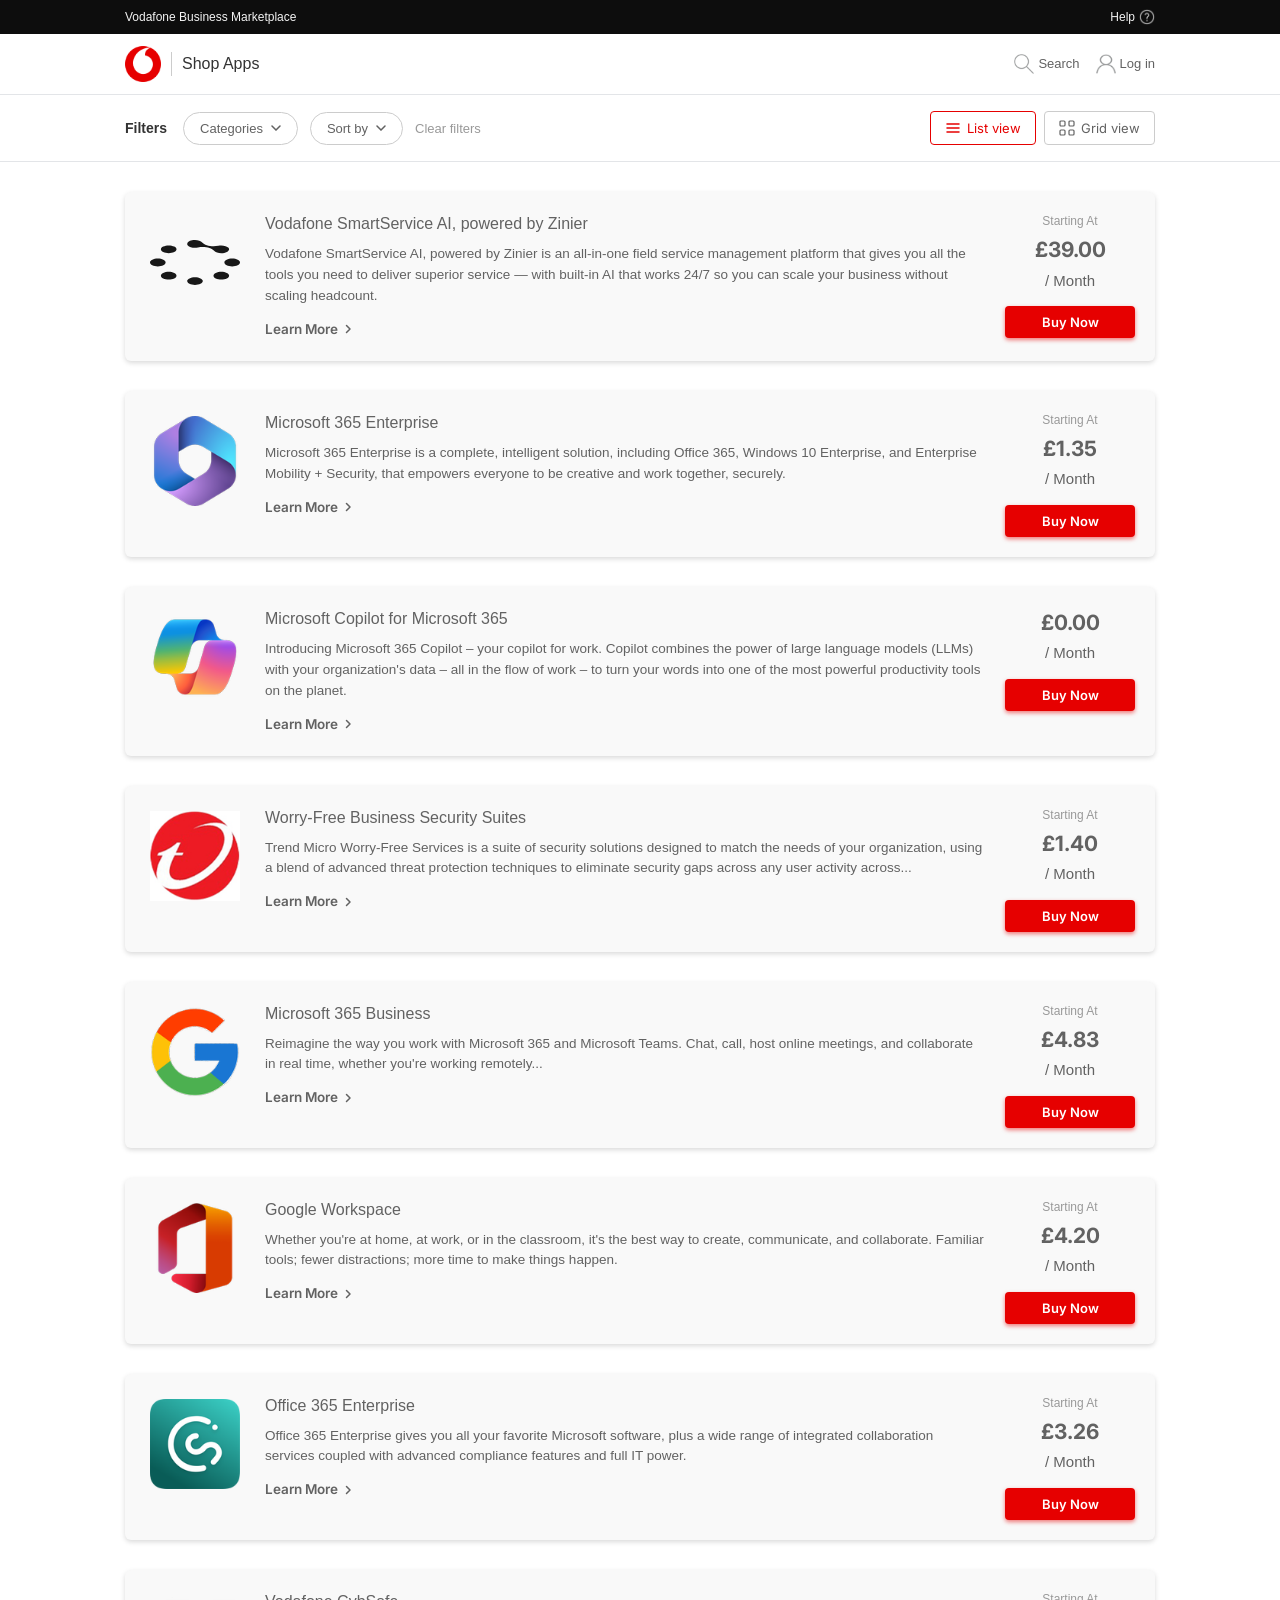
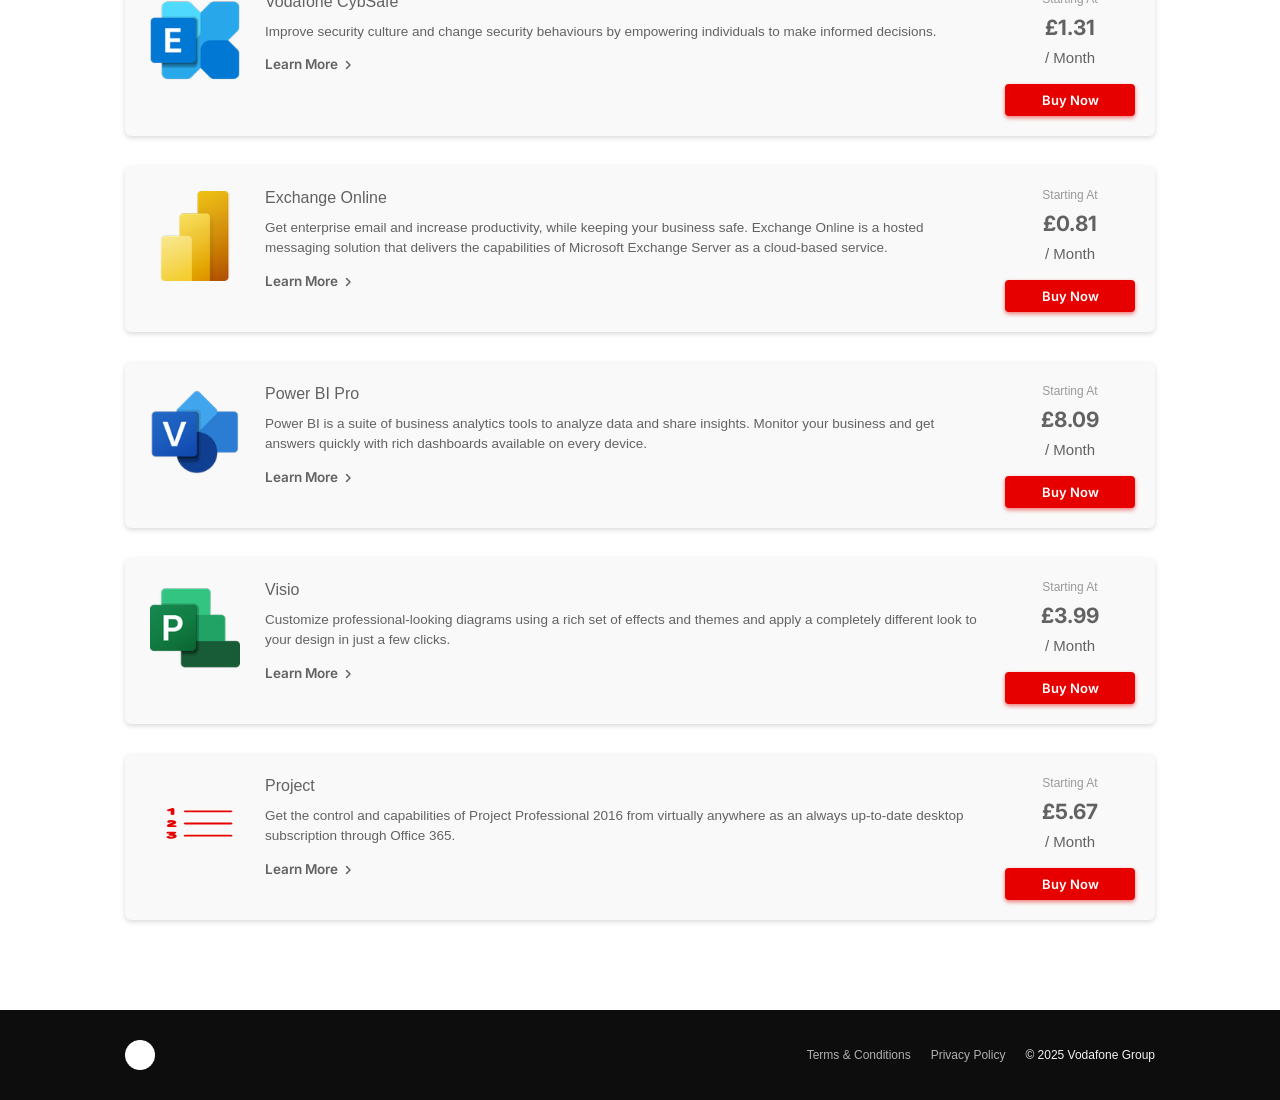
<file: index.html>
<!DOCTYPE html>
<html lang="en">
<head>
  <meta charset="UTF-8">
  <meta name="viewport" content="width=device-width, initial-scale=1.0">
  <title>Vodafone Business Marketplace</title>
  <link rel="stylesheet" href="styles.css">
  <link rel="preconnect" href="https://fonts.googleapis.com">
  <link href="https://fonts.googleapis.com/css2?family=Inter:wght@400;600;700&display=swap" rel="stylesheet">
</head>
<body>
  <!-- Utility Header -->
  <header class="header-utility">
    <div class="container" >
      <span>Vodafone Business Marketplace</span>
      <a href="#" style="display:flex;align-items:center;gap:4px;">Help <img src="assets/help-icon.png" alt="" style="width:16px;height:16px;filter:brightness(0) invert(1);"></a>
    </div>
  </header>

  <!-- Main Header -->
  <header class="header-main">
    <div class="container" >
      <div class="header-logo">
        <img src="assets/vodafone-logo.png" alt="Vodafone">
        <span class="logo-divider"></span>
        <span class="shop-text">Shop Apps</span>
      </div>
      <div class="header-actions">
        <a href="#" style="display:flex;align-items:center;gap:4px;font-size:13px;color:var(--text-light);">
          <img src="assets/search-icon.png" alt="Search"> Search
        </a>
        <a href="#" style="display:flex;align-items:center;gap:4px;font-size:13px;color:var(--text-light);">
          <img src="assets/user-icon.png" alt="Log in"> Log in
        </a>
      </div>
    </div>
  </header>

  <!-- Filters Bar -->
  <section class="filters-bar">
    <div class="container" >
      <div class="filters-left">
        <span class="filters-label">Filters</span>
        <button class="filter-btn">Categories <svg width="10" height="6" viewBox="0 0 10 6"><path d="M1 1l4 4 4-4" stroke="currentColor" stroke-width="1.5" fill="none" stroke-linecap="round"/></svg></button>
        <button class="filter-btn">Sort by <svg width="10" height="6" viewBox="0 0 10 6"><path d="M1 1l4 4 4-4" stroke="currentColor" stroke-width="1.5" fill="none" stroke-linecap="round"/></svg></button>
        <button class="filter-clear">Clear filters</button>
      </div>
      <div class="filters-right">
        <button class="view-btn active">
          <svg width="16" height="16" viewBox="0 0 16 16" fill="none"><path d="M2 4h12M2 8h12M2 12h12" stroke="currentColor" stroke-width="1.5" stroke-linecap="round"/></svg>
          List view
        </button>
        <button class="view-btn">
          <svg width="16" height="16" viewBox="0 0 16 16" fill="none"><rect x="1" y="1" width="5" height="5" rx="1" stroke="currentColor" stroke-width="1.2"/><rect x="10" y="1" width="5" height="5" rx="1" stroke="currentColor" stroke-width="1.2"/><rect x="1" y="10" width="5" height="5" rx="1" stroke="currentColor" stroke-width="1.2"/><rect x="10" y="10" width="5" height="5" rx="1" stroke="currentColor" stroke-width="1.2"/></svg>
          Grid view
        </button>
      </div>
    </div>
  </section>

  <!-- Product Listings -->
  <main class="container" style="padding-bottom:60px;">

    <!-- Zinier (clickable) -->
    <a href="product.html" class="product-card-link">
      <div class="product-card">
        <div class="product-card__logo">
          <img src="assets/logo-zinier.svg" alt="Zinier">
        </div>
        <div class="product-card__content">
          <h2 class="product-card__title">Vodafone SmartService AI, powered by Zinier</h2>
          <p class="product-card__desc">Vodafone SmartService AI, powered by Zinier is an all-in-one field service management platform that gives you all the tools you need to deliver superior service — with built-in AI that works 24/7 so you can scale your business without scaling headcount.</p>
          <span class="product-card__learn-more">Learn More <svg viewBox="0 0 12 12" fill="none"><path d="M4.5 2.5L8 6L4.5 9.5" stroke="currentColor" stroke-width="1.5" stroke-linecap="round" stroke-linejoin="round"/></svg></span>
        </div>
        <div class="product-card__pricing">
          <span class="product-card__price-label">Starting At</span>
          <span class="product-card__price">£39.00</span>
          <span class="product-card__price-period">/ Month</span>
          <button class="btn btn-primary btn-sm" style="margin-top:10px;min-width:130px;" onclick="event.preventDefault(); event.stopPropagation(); window.location='signup-flow.html';">Buy Now</button>
        </div>
      </div>
    </a>

    <!-- Microsoft 365 Enterprise -->
    <div class="product-card-link product-card-link--disabled">
      <div class="product-card">
        <div class="product-card__logo">
          <img src="assets/logo-ms365-enterprise.png" alt="Microsoft 365 Enterprise">
        </div>
        <div class="product-card__content">
          <h2 class="product-card__title">Microsoft 365 Enterprise</h2>
          <p class="product-card__desc">Microsoft 365 Enterprise is a complete, intelligent solution, including Office 365, Windows 10 Enterprise, and Enterprise Mobility + Security, that empowers everyone to be creative and work together, securely.</p>
          <span class="product-card__learn-more">Learn More <svg viewBox="0 0 12 12" fill="none"><path d="M4.5 2.5L8 6L4.5 9.5" stroke="currentColor" stroke-width="1.5" stroke-linecap="round" stroke-linejoin="round"/></svg></span>
        </div>
        <div class="product-card__pricing">
          <span class="product-card__price-label">Starting At</span>
          <span class="product-card__price">£1.35</span>
          <span class="product-card__price-period">/ Month</span>
          <button class="btn btn-primary btn-sm" style="margin-top:10px;min-width:130px;">Buy Now</button>
        </div>
      </div>
    </div>

    <!-- Microsoft Copilot for Microsoft 365 -->
    <div class="product-card-link product-card-link--disabled">
      <div class="product-card">
        <div class="product-card__logo">
          <img src="assets/logo-copilot.png" alt="Microsoft Copilot">
        </div>
        <div class="product-card__content">
          <h2 class="product-card__title">Microsoft Copilot for Microsoft 365</h2>
          <p class="product-card__desc">Introducing Microsoft 365 Copilot – your copilot for work. Copilot combines the power of large language models (LLMs) with your organization's data – all in the flow of work – to turn your words into one of the most powerful productivity tools on the planet.</p>
          <span class="product-card__learn-more">Learn More <svg viewBox="0 0 12 12" fill="none"><path d="M4.5 2.5L8 6L4.5 9.5" stroke="currentColor" stroke-width="1.5" stroke-linecap="round" stroke-linejoin="round"/></svg></span>
        </div>
        <div class="product-card__pricing">
          <span class="product-card__price">£0.00</span>
          <span class="product-card__price-period">/ Month</span>
          <button class="btn btn-primary btn-sm" style="margin-top:10px;min-width:130px;">Buy Now</button>
        </div>
      </div>
    </div>

    <!-- Worry-Free Business Security Suites -->
    <div class="product-card-link product-card-link--disabled">
      <div class="product-card">
        <div class="product-card__logo">
          <img src="assets/logo-trendmicro.png" alt="Trend Micro">
        </div>
        <div class="product-card__content">
          <h2 class="product-card__title">Worry-Free Business Security Suites</h2>
          <p class="product-card__desc">Trend Micro Worry-Free Services is a suite of security solutions designed to match the needs of your organization, using a blend of advanced threat protection techniques to eliminate security gaps across any user activity across...</p>
          <span class="product-card__learn-more">Learn More <svg viewBox="0 0 12 12" fill="none"><path d="M4.5 2.5L8 6L4.5 9.5" stroke="currentColor" stroke-width="1.5" stroke-linecap="round" stroke-linejoin="round"/></svg></span>
        </div>
        <div class="product-card__pricing">
          <span class="product-card__price-label">Starting At</span>
          <span class="product-card__price">£1.40</span>
          <span class="product-card__price-period">/ Month</span>
          <button class="btn btn-primary btn-sm" style="margin-top:10px;min-width:130px;">Buy Now</button>
        </div>
      </div>
    </div>

    <!-- Microsoft 365 Business -->
    <div class="product-card-link product-card-link--disabled">
      <div class="product-card">
        <div class="product-card__logo">
          <img src="assets/logo-ms365-business.png" alt="Microsoft 365 Business">
        </div>
        <div class="product-card__content">
          <h2 class="product-card__title">Microsoft 365 Business</h2>
          <p class="product-card__desc">Reimagine the way you work with Microsoft 365 and Microsoft Teams. Chat, call, host online meetings, and collaborate in real time, whether you're working remotely...</p>
          <span class="product-card__learn-more">Learn More <svg viewBox="0 0 12 12" fill="none"><path d="M4.5 2.5L8 6L4.5 9.5" stroke="currentColor" stroke-width="1.5" stroke-linecap="round" stroke-linejoin="round"/></svg></span>
        </div>
        <div class="product-card__pricing">
          <span class="product-card__price-label">Starting At</span>
          <span class="product-card__price">£4.83</span>
          <span class="product-card__price-period">/ Month</span>
          <button class="btn btn-primary btn-sm" style="margin-top:10px;min-width:130px;">Buy Now</button>
        </div>
      </div>
    </div>

    <!-- Google Workspace -->
    <div class="product-card-link product-card-link--disabled">
      <div class="product-card">
        <div class="product-card__logo">
          <img src="assets/logo-google-workspace.png" alt="Google Workspace">
        </div>
        <div class="product-card__content">
          <h2 class="product-card__title">Google Workspace</h2>
          <p class="product-card__desc">Whether you're at home, at work, or in the classroom, it's the best way to create, communicate, and collaborate. Familiar tools; fewer distractions; more time to make things happen.</p>
          <span class="product-card__learn-more">Learn More <svg viewBox="0 0 12 12" fill="none"><path d="M4.5 2.5L8 6L4.5 9.5" stroke="currentColor" stroke-width="1.5" stroke-linecap="round" stroke-linejoin="round"/></svg></span>
        </div>
        <div class="product-card__pricing">
          <span class="product-card__price-label">Starting At</span>
          <span class="product-card__price">£4.20</span>
          <span class="product-card__price-period">/ Month</span>
          <button class="btn btn-primary btn-sm" style="margin-top:10px;min-width:130px;">Buy Now</button>
        </div>
      </div>
    </div>

    <!-- Office 365 Enterprise -->
    <div class="product-card-link product-card-link--disabled">
      <div class="product-card">
        <div class="product-card__logo">
          <img src="assets/logo-office365.png" alt="Office 365 Enterprise">
        </div>
        <div class="product-card__content">
          <h2 class="product-card__title">Office 365 Enterprise</h2>
          <p class="product-card__desc">Office 365 Enterprise gives you all your favorite Microsoft software, plus a wide range of integrated collaboration services coupled with advanced compliance features and full IT power.</p>
          <span class="product-card__learn-more">Learn More <svg viewBox="0 0 12 12" fill="none"><path d="M4.5 2.5L8 6L4.5 9.5" stroke="currentColor" stroke-width="1.5" stroke-linecap="round" stroke-linejoin="round"/></svg></span>
        </div>
        <div class="product-card__pricing">
          <span class="product-card__price-label">Starting At</span>
          <span class="product-card__price">£3.26</span>
          <span class="product-card__price-period">/ Month</span>
          <button class="btn btn-primary btn-sm" style="margin-top:10px;min-width:130px;">Buy Now</button>
        </div>
      </div>
    </div>

    <!-- Vodafone CybSafe -->
    <div class="product-card-link product-card-link--disabled">
      <div class="product-card">
        <div class="product-card__logo">
          <img src="assets/logo-cybsafe.png" alt="CybSafe">
        </div>
        <div class="product-card__content">
          <h2 class="product-card__title">Vodafone CybSafe</h2>
          <p class="product-card__desc">Improve security culture and change security behaviours by empowering individuals to make informed decisions.</p>
          <span class="product-card__learn-more">Learn More <svg viewBox="0 0 12 12" fill="none"><path d="M4.5 2.5L8 6L4.5 9.5" stroke="currentColor" stroke-width="1.5" stroke-linecap="round" stroke-linejoin="round"/></svg></span>
        </div>
        <div class="product-card__pricing">
          <span class="product-card__price-label">Starting At</span>
          <span class="product-card__price">£1.31</span>
          <span class="product-card__price-period">/ Month</span>
          <button class="btn btn-primary btn-sm" style="margin-top:10px;min-width:130px;">Buy Now</button>
        </div>
      </div>
    </div>

    <!-- Exchange Online -->
    <div class="product-card-link product-card-link--disabled">
      <div class="product-card">
        <div class="product-card__logo">
          <img src="assets/logo-exchange.png" alt="Exchange Online">
        </div>
        <div class="product-card__content">
          <h2 class="product-card__title">Exchange Online</h2>
          <p class="product-card__desc">Get enterprise email and increase productivity, while keeping your business safe. Exchange Online is a hosted messaging solution that delivers the capabilities of Microsoft Exchange Server as a cloud-based service.</p>
          <span class="product-card__learn-more">Learn More <svg viewBox="0 0 12 12" fill="none"><path d="M4.5 2.5L8 6L4.5 9.5" stroke="currentColor" stroke-width="1.5" stroke-linecap="round" stroke-linejoin="round"/></svg></span>
        </div>
        <div class="product-card__pricing">
          <span class="product-card__price-label">Starting At</span>
          <span class="product-card__price">£0.81</span>
          <span class="product-card__price-period">/ Month</span>
          <button class="btn btn-primary btn-sm" style="margin-top:10px;min-width:130px;">Buy Now</button>
        </div>
      </div>
    </div>

    <!-- Power BI Pro -->
    <div class="product-card-link product-card-link--disabled">
      <div class="product-card">
        <div class="product-card__logo">
          <img src="assets/logo-powerbi.png" alt="Power BI Pro">
        </div>
        <div class="product-card__content">
          <h2 class="product-card__title">Power BI Pro</h2>
          <p class="product-card__desc">Power BI is a suite of business analytics tools to analyze data and share insights. Monitor your business and get answers quickly with rich dashboards available on every device.</p>
          <span class="product-card__learn-more">Learn More <svg viewBox="0 0 12 12" fill="none"><path d="M4.5 2.5L8 6L4.5 9.5" stroke="currentColor" stroke-width="1.5" stroke-linecap="round" stroke-linejoin="round"/></svg></span>
        </div>
        <div class="product-card__pricing">
          <span class="product-card__price-label">Starting At</span>
          <span class="product-card__price">£8.09</span>
          <span class="product-card__price-period">/ Month</span>
          <button class="btn btn-primary btn-sm" style="margin-top:10px;min-width:130px;">Buy Now</button>
        </div>
      </div>
    </div>

    <!-- Visio -->
    <div class="product-card-link product-card-link--disabled">
      <div class="product-card">
        <div class="product-card__logo">
          <img src="assets/logo-visio.png" alt="Visio">
        </div>
        <div class="product-card__content">
          <h2 class="product-card__title">Visio</h2>
          <p class="product-card__desc">Customize professional-looking diagrams using a rich set of effects and themes and apply a completely different look to your design in just a few clicks.</p>
          <span class="product-card__learn-more">Learn More <svg viewBox="0 0 12 12" fill="none"><path d="M4.5 2.5L8 6L4.5 9.5" stroke="currentColor" stroke-width="1.5" stroke-linecap="round" stroke-linejoin="round"/></svg></span>
        </div>
        <div class="product-card__pricing">
          <span class="product-card__price-label">Starting At</span>
          <span class="product-card__price">£3.99</span>
          <span class="product-card__price-period">/ Month</span>
          <button class="btn btn-primary btn-sm" style="margin-top:10px;min-width:130px;">Buy Now</button>
        </div>
      </div>
    </div>

    <!-- Project -->
    <div class="product-card-link product-card-link--disabled">
      <div class="product-card">
        <div class="product-card__logo">
          <img src="assets/logo-project.svg" alt="Project">
        </div>
        <div class="product-card__content">
          <h2 class="product-card__title">Project</h2>
          <p class="product-card__desc">Get the control and capabilities of Project Professional 2016 from virtually anywhere as an always up-to-date desktop subscription through Office 365.</p>
          <span class="product-card__learn-more">Learn More <svg viewBox="0 0 12 12" fill="none"><path d="M4.5 2.5L8 6L4.5 9.5" stroke="currentColor" stroke-width="1.5" stroke-linecap="round" stroke-linejoin="round"/></svg></span>
        </div>
        <div class="product-card__pricing">
          <span class="product-card__price-label">Starting At</span>
          <span class="product-card__price">£5.67</span>
          <span class="product-card__price-period">/ Month</span>
          <button class="btn btn-primary btn-sm" style="margin-top:10px;min-width:130px;">Buy Now</button>
        </div>
      </div>
    </div>

  </main>

  <!-- Footer -->
  <footer class="footer">
    <div class="container" >
      <div class="footer-logo">
        <img src="assets/vodafone-logo.png" alt="Vodafone Business">
      </div>
      <div class="footer-links">
        <a href="#">Terms & Conditions</a>
        <a href="#">Privacy Policy</a>
        <span>© 2025 Vodafone Group</span>
      </div>
    </div>
  </footer>
</body>
</html>
</file>
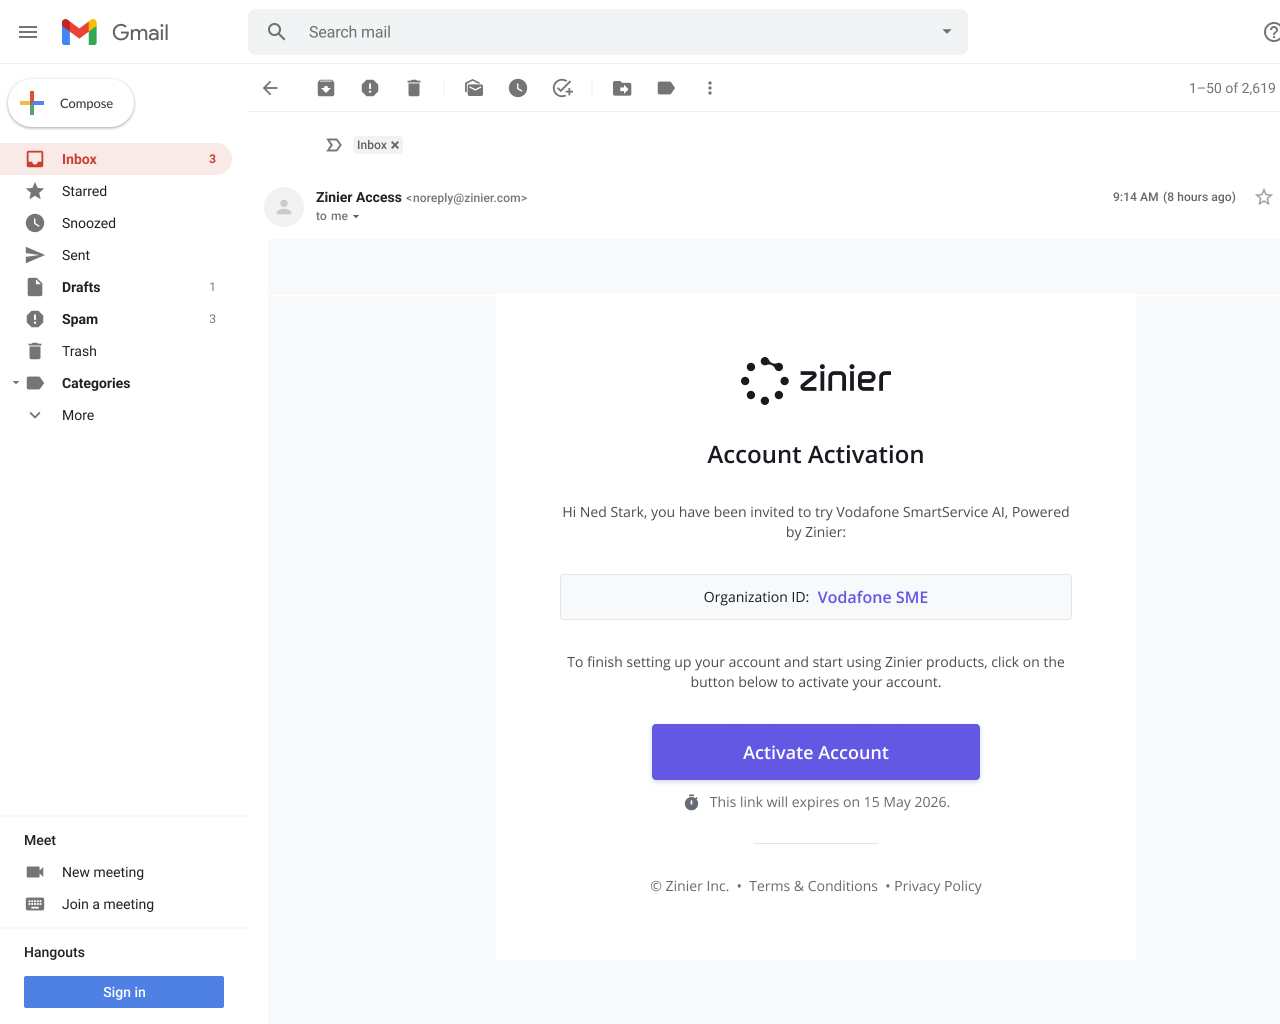
<file: signup-flow.html>
<!DOCTYPE html>
<html lang="en">
<head>
  <meta charset="UTF-8">
  <meta name="viewport" content="width=device-width, initial-scale=1.0">
  <title>Signup Flow — Vodafone Business Marketplace</title>
  <link rel="stylesheet" href="styles.css">
</head>
<body class="signup-flow">
  <div class="flow-stage">
    <!-- All 9 screens preloaded; only .active is visible -->
    <img class="flow-screen active" data-step="1" src="assets/signup-1-activation.png" alt="Account Activation Email">
    <img class="flow-screen" data-step="2" src="assets/signup-2-password-empty.png" alt="Set Password">
    <img class="flow-screen" data-step="3" src="assets/signup-3-password-filled.png" alt="Password Filled">
    <img class="flow-screen" data-step="4" src="assets/signup-4-terms.png" alt="Terms & Conditions">
    <img class="flow-screen" data-step="5" src="assets/signup-5-privacy.png" alt="Privacy Policy">
    <img class="flow-screen" data-step="6" src="assets/signup-6-activated.png" alt="Account Activated">
    <img class="flow-screen" data-step="7" src="assets/signup-7-login-empty.png" alt="Login Empty">
    <img class="flow-screen" data-step="8" src="assets/signup-8-login-filled.png" alt="Login Filled">
    <img class="flow-screen" data-step="9" src="assets/signup-9-home.png" alt="Home Dashboard">
    <img class="flow-screen" data-step="10" src="assets/signup-10-dispatch.png" alt="Dispatch">

    <!-- Click-capture overlay — covers the whole screen, advances on click.
         Enabled on steps 1-7 (click anywhere advances).
         Disabled on step 8 (only Login button advances) and step 9 (end-of-flow). -->
    <button class="flow-click-capture" aria-label="Continue"></button>

    <!-- Hotspot: Login button on screen 8. -->
    <button class="flow-hotspot" data-step="8" data-label="Login"
            style="top:568px; left:535px; width:370px; height:40px;"></button>
  </div>

  <script src="signup-flow.js"></script>
</body>
</html>
</file>
<file: styles.css>
/* ═══ Design Tokens ═══ */
:root {
  --red: #e60000;
  --red-dark: #bd0000;
  --text: #333;
  --text-light: #626262;
  --text-muted: #999;
  --bg: #f9f9f9;
  --bg-white: #fff;
  --dark: #0d0d0d;
  --border: #e3e5e8;
  --border-light: #ccc;
  --shadow: 0px 2px 5px rgba(0,0,0,0.15);
  --shadow-btn: 0px 2px 4px rgba(230,0,0,0.52);
  --radius: 6px;
  --max-w: 1110px;
  --font-main: 'Helvetica Neue', Helvetica, Arial, sans-serif;
  --font-accent: 'Inter', -apple-system, BlinkMacSystemFont, sans-serif;
}

/* ═══ Reset & Base ═══ */
*, *::before, *::after { box-sizing: border-box; margin: 0; padding: 0; }
html { scroll-behavior: smooth; }
body {
  font-family: var(--font-main);
  color: var(--text-light);
  background: var(--bg-white);
  line-height: 1.5;
  -webkit-font-smoothing: antialiased;
}
a { color: inherit; text-decoration: none; }
img { max-width: 100%; height: auto; display: block; }
button { font-family: var(--font-accent); cursor: pointer; border: none; }

/* ═══ Layout ═══ */
.container {
  max-width: var(--max-w);
  margin: 0 auto;
  padding: 0 40px;
}
.container--wide {
  max-width: 1440px;
  padding: 0 60px;
}

/* ═══ Header ═══ */
.header-utility {
  background: var(--dark);
  color: #f4f4f4;
  padding: 8px 0;
  font-size: 12px;
}
.header-utility .container {
  display: flex;
  justify-content: space-between;
  align-items: center;
}
.header-utility a { color: #f4f4f4; }
.header-utility a:hover { text-decoration: underline; }

.header-main {
  background: var(--bg-white);
  border-bottom: 1px solid var(--border);
  padding: 12px 0;
}
.header-main .container {
  display: flex;
  align-items: center;
  gap: 16px;
}
.header-logo {
  display: flex;
  align-items: center;
  gap: 10px;
}
.header-logo img { height: 36px; width: auto; }
.header-logo .logo-divider {
  width: 1px;
  height: 24px;
  background: var(--border-light);
}
.header-logo .shop-text {
  font-size: 16px;
  color: var(--text);
  font-weight: 400;
}
.header-actions {
  margin-left: auto;
  display: flex;
  align-items: center;
  gap: 16px;
}
.header-actions img { width: 20px; height: 20px; opacity: 0.6; }
.header-actions img:hover { opacity: 1; }

/* ═══ Product Banner ═══ */
.product-banner {
  background: var(--red);
  background-image: url('assets/banner-bg.png');
  background-size: cover;
  background-position: center;
  color: #fff;
  padding: 20px 0;
}
.product-banner .container {
  display: flex;
  align-items: center;
  gap: 16px;
}
.product-banner__logo {
  flex-shrink: 0;
  width: 56px;
  height: 56px;
  background: #fff;
  border-radius: 4px;
  display: flex;
  align-items: center;
  justify-content: center;
  padding: 6px;
}
.product-banner__logo img {
  max-width: 100%;
  max-height: 100%;
  object-fit: contain;
}
.product-banner__info { flex: 1; }
.product-banner__name {
  font-size: 15px;
  font-weight: 600;
}
.product-banner__tagline {
  font-size: 13px;
  opacity: 0.9;
}
.product-banner__cta {
  flex-shrink: 0;
}

/* ═══ Section Navigation (Sticky) ═══ */
.section-nav {
  position: sticky;
  top: 0;
  z-index: 100;
  background: var(--bg-white);
  border-bottom: 1px solid var(--border);
  box-shadow: 0 1px 3px rgba(0,0,0,0.05);
}
.section-nav ul {
  display: flex;
  justify-content: center;
  list-style: none;
  max-width: var(--max-w);
  margin: 0 auto;
  padding: 0 40px;
}
.section-nav li { position: relative; }
.section-nav a {
  display: block;
  padding: 14px 20px;
  font-size: 14px;
  font-family: var(--font-accent);
  color: var(--text-light);
  white-space: nowrap;
  transition: color 0.2s;
}
.section-nav a:hover,
.section-nav a.active {
  color: var(--red);
}
.section-nav a.active::after {
  content: '';
  position: absolute;
  bottom: 0;
  left: 20px;
  right: 20px;
  height: 2px;
  background: var(--red);
}

/* ═══ Filters Bar ═══ */
.filters-bar {
  padding: 16px 0;
  border-bottom: 1px solid var(--border);
}
.filters-bar .container {
  display: flex;
  align-items: center;
  justify-content: space-between;
}
.filters-left {
  display: flex;
  align-items: center;
  gap: 12px;
}
.filters-label {
  font-size: 14px;
  font-weight: 600;
  color: var(--text);
  margin-right: 4px;
}
.filter-btn {
  display: inline-flex;
  align-items: center;
  gap: 8px;
  padding: 8px 16px;
  border: 1px solid var(--border-light);
  border-radius: 20px;
  background: var(--bg-white);
  font-size: 13px;
  color: var(--text-light);
  cursor: default;
  font-family: var(--font-main);
}
.filter-clear {
  background: none;
  border: none;
  font-size: 13px;
  color: var(--text-muted);
  cursor: default;
  font-family: var(--font-main);
}
.filters-right {
  display: flex;
  align-items: center;
  gap: 8px;
}
.view-btn {
  display: inline-flex;
  align-items: center;
  gap: 6px;
  padding: 8px 14px;
  border: 1px solid var(--border-light);
  border-radius: 4px;
  background: var(--bg-white);
  font-size: 13px;
  color: var(--text-light);
  cursor: default;
  font-family: var(--font-accent);
}
.view-btn.active {
  border-color: var(--red);
  color: var(--red);
}

/* ═══ Landing Page — Product Card ═══ */
.product-card-link {
  display: block;
  text-decoration: none;
  color: inherit;
}
.product-card-link--disabled {
  cursor: default;
}
.product-card-link--disabled .product-card:hover {
  box-shadow: var(--shadow);
  transform: none;
}
.product-card {
  display: flex;
  align-items: flex-start;
  background: var(--bg);
  border-radius: var(--radius);
  box-shadow: var(--shadow);
  padding: 20px;
  gap: 20px;
  margin: 30px 0;
  transition: box-shadow 0.2s, transform 0.15s;
}
.product-card:hover {
  box-shadow: 0px 4px 12px rgba(0,0,0,0.2);
  transform: translateY(-1px);
}
.product-card__logo {
  flex-shrink: 0;
  width: 100px;
  height: 100px;
  display: flex;
  align-items: center;
  justify-content: center;
}
.product-card__logo img {
  max-width: 90px;
  max-height: 90px;
  width: auto;
  height: auto;
  object-fit: contain;
}
.product-card__content {
  flex: 1;
  min-width: 0;
}
.product-card__title {
  font-size: 16px;
  color: var(--text-light);
  font-weight: 500;
  margin-bottom: 8px;
}
.product-card__desc {
  font-size: 13.5px;
  color: var(--text-light);
  line-height: 1.55;
  margin-bottom: 10px;
}
.product-card__learn-more {
  font-size: 13.5px;
  font-family: var(--font-accent);
  font-weight: 600;
  color: var(--text-light);
  display: inline-flex;
  align-items: center;
  gap: 4px;
}
.product-card__learn-more svg {
  width: 12px;
  height: 12px;
}
.product-card__pricing {
  flex-shrink: 0;
  text-align: center;
  display: flex;
  flex-direction: column;
  align-items: center;
  gap: 4px;
}
.product-card__price-label {
  font-size: 12px;
  color: var(--text-muted);
}
.product-card__price {
  font-size: 21px;
  font-weight: 700;
  font-family: var(--font-accent);
  color: var(--text-light);
}
.product-card__price-period {
  font-size: 15px;
  font-weight: 400;
  color: var(--text-light);
}

/* ═══ Buttons ═══ */
.btn {
  display: inline-flex;
  align-items: center;
  justify-content: center;
  padding: 10px 24px;
  border-radius: 4px;
  font-size: 14px;
  font-family: var(--font-accent);
  font-weight: 600;
  transition: all 0.2s;
  text-decoration: none;
  cursor: pointer;
}
.btn-primary {
  background: var(--red);
  color: #fff;
  box-shadow: var(--shadow-btn);
}
.btn-primary:hover {
  background: var(--red-dark);
}
.btn-outline {
  background: transparent;
  color: var(--red);
  border: 2px solid var(--red);
}
.btn-outline:hover {
  background: var(--red);
  color: #fff;
}
.btn-sm {
  padding: 8px 16px;
  font-size: 13px;
}

/* ═══ Product Page — Hero / Profile ═══ */
.hero-section {
  padding: 50px 0 40px;
  scroll-margin-top: 50px;
}
.hero-row {
  display: flex;
  gap: 30px;
  align-items: flex-start;
  max-width: 840px;
  margin: 0 auto;
}
.hero-image {
  flex-shrink: 0;
  width: 380px;
  border-radius: var(--radius);
  overflow: hidden;
  cursor: pointer;
}
.hero-image img {
  width: 100%;
  height: auto;
}
.hero-content {
  flex: 1;
}
.hero-content h1 {
  font-size: 34px;
  font-weight: 400;
  color: var(--text);
  line-height: 1.3;
  margin-bottom: 16px;
}
.hero-content p {
  font-size: 15px;
  color: var(--text-light);
  line-height: 1.65;
}
.hero-buttons {
  display: flex;
  gap: 12px;
  flex-wrap: wrap;
  justify-content: center;
  margin-top: 30px;
}

/* ═══ Section Titles ═══ */
.section-title {
  font-size: 33px;
  font-weight: 400;
  color: var(--text);
  margin-bottom: 30px;
  text-align: center;
}

/* ═══ Features Carousel ═══ */
.features-section {
  background: var(--bg);
  padding: 50px 0;
  scroll-margin-top: 50px;
}
.carousel-wrapper {
  position: relative;
  padding: 0 50px;
}
.carousel-item {
  display: none;
  text-align: center;
}
.carousel-item.active {
  display: block;
  animation: carouselSlideIn 0.35s ease-out;
}
.carousel-item.slide-left {
  animation: carouselSlideInLeft 0.35s ease-out;
}
.carousel-item.slide-right {
  animation: carouselSlideInRight 0.35s ease-out;
}
@keyframes carouselSlideInLeft {
  from { opacity: 0; transform: translateX(-40px); }
  to { opacity: 1; transform: translateX(0); }
}
@keyframes carouselSlideInRight {
  from { opacity: 0; transform: translateX(40px); }
  to { opacity: 1; transform: translateX(0); }
}
@keyframes carouselSlideIn {
  from { opacity: 0; }
  to { opacity: 1; }
}
.carousel-item__title {
  font-size: 16px;
  font-weight: 500;
  color: var(--text);
  margin-bottom: 20px;
  text-align: center;
}
.carousel-item__image {
  max-width: 440px;
  height: 260px;
  margin: 0 auto 24px;
  border-radius: var(--radius);
  overflow: hidden;
  cursor: pointer;
  display: flex;
  align-items: center;
  justify-content: center;
}
.carousel-item__image img {
  max-width: 100%;
  max-height: 100%;
  object-fit: contain;
}
.carousel-item__content {
  max-width: 700px;
  margin: 0 auto;
}
.carousel-item__desc {
  font-size: 14px;
  color: var(--text-light);
  line-height: 1.6;
  margin-bottom: 16px;
  text-align: center;
}
/* Carousel Arrows — positioned beside the image */
.carousel-arrow {
  position: absolute;
  top: 50%;
  transform: translateY(-50%);
  width: 36px;
  height: 36px;
  border-radius: 50%;
  background: var(--bg-white);
  border: 1px solid var(--border);
  display: flex;
  align-items: center;
  justify-content: center;
  cursor: pointer;
  transition: all 0.2s;
  z-index: 2;
}
.carousel-arrow:hover {
  background: var(--border);
}
.carousel-arrow svg {
  width: 14px;
  height: 14px;
}
.carousel-arrow.carousel-prev { left: 0; }
.carousel-arrow.carousel-next { right: 0; }
.carousel-item__details {
  max-height: 0;
  overflow: hidden;
  transition: max-height 0.4s ease;
}
.carousel-item__details.expanded {
  max-height: 2000px;
}
.feature-group {
  margin-bottom: 16px;
}
.feature-group__title {
  font-size: 14px;
  font-weight: 700;
  color: var(--text);
  margin-bottom: 6px;
  display: flex;
  align-items: center;
  gap: 8px;
}
.feature-group__title::before {
  content: '';
  display: inline-block;
  width: 16px;
  height: 16px;
  background: var(--red);
  border-radius: 50%;
  flex-shrink: 0;
  background-image: url("data:image/svg+xml,%3Csvg xmlns='http://www.w3.org/2000/svg' viewBox='0 0 16 16'%3E%3Cpath d='M6.5 11.5L3 8l1-1 2.5 2.5 5-5 1 1z' fill='white'/%3E%3C/svg%3E");
  background-size: 14px;
  background-position: center;
  background-repeat: no-repeat;
}
.feature-group p {
  font-size: 13.5px;
  color: var(--text-light);
  line-height: 1.55;
  padding-left: 24px;
}
.carousel-item__details .feature-group,
.carousel-item__details .feature-group p {
  text-align: left;
}
.toggle-btn {
  display: inline-block;
  font-size: 14px;
  font-family: var(--font-accent);
  font-weight: 600;
  color: var(--red);
  cursor: pointer;
  background: none;
  border: none;
  padding: 8px 0;
}
.toggle-btn:hover {
  text-decoration: underline;
}


/* ═══ Videos Section ═══ */
.videos-section {
  padding: 40px 0;
  scroll-margin-top: 50px;
}
.videos-grid {
  display: grid;
  grid-template-columns: repeat(2, 1fr);
  gap: 24px;
  max-width: 700px;
  margin: 0 auto;
}
.video-card {
  position: relative;
  border-radius: var(--radius);
  overflow: hidden;
  cursor: pointer;
  background: #e6e6e6;
}
.video-card img {
  width: 100%;
  aspect-ratio: 16/9;
  object-fit: cover;
}
.video-card__overlay {
  position: absolute;
  inset: 0;
  display: flex;
  align-items: center;
  justify-content: center;
  background: rgba(0,0,0,0.25);
  transition: background 0.2s;
}
.video-card:hover .video-card__overlay {
  background: rgba(0,0,0,0.4);
}
.video-card__play {
  width: 56px;
  height: 56px;
  border-radius: 50%;
  background: rgba(255,255,255,0.9);
  display: flex;
  align-items: center;
  justify-content: center;
}
.video-card__play svg {
  width: 20px;
  height: 20px;
  fill: var(--text);
  margin-left: 3px;
}
.video-card__label {
  position: absolute;
  bottom: 12px;
  left: 12px;
  font-size: 14px;
  font-weight: 600;
  color: #fff;
  text-shadow: 0 1px 3px rgba(0,0,0,0.6);
}

/* ═══ Screenshots Section ═══ */
.screenshots-section {
  padding: 40px 0;
  scroll-margin-top: 50px;
}
.screenshots-grid {
  display: grid;
  grid-template-columns: repeat(4, 1fr);
  gap: 16px;
  max-width: 860px;
  margin: 0 auto;
}
.screenshot-card {
  border-radius: var(--radius);
  overflow: hidden;
  cursor: pointer;
  background: var(--bg);
  box-shadow: var(--shadow);
  transition: transform 0.2s, box-shadow 0.2s;
}
.screenshot-card:hover {
  transform: translateY(-2px);
  box-shadow: 0px 4px 12px rgba(0,0,0,0.2);
}
.screenshot-card img {
  width: 100%;
  aspect-ratio: 4/3;
  object-fit: contain;
  background: var(--bg);
}
.screenshot-card__label {
  padding: 12px;
  font-size: 13px;
  font-weight: 500;
  color: var(--text-light);
  text-align: center;
}

/* ═══ Editions & Pricing ═══ */
.pricing-section {
  background: var(--bg);
  padding: 50px 0;
  scroll-margin-top: 50px;
}
.pricing-table {
  max-width: 285px;
  margin: 0 auto;
  border-radius: var(--radius);
  overflow: hidden;
  border: 1px solid var(--border);
  text-align: center;
}
.pricing-table__header {
  background: var(--bg);
  padding: 18px 20px;
  font-size: 14px;
  font-weight: 500;
  color: var(--text);
  line-height: 1.4;
  border-bottom: 1px solid var(--border);
}
.pricing-table__body {
  background: var(--bg-white);
  padding: 20px 20px 16px;
}
.pricing-row {
  margin-bottom: 4px;
}
.pricing-row__price {
  font-size: 28px;
  font-weight: 700;
  font-family: var(--font-accent);
  color: var(--red);
  margin-bottom: 2px;
}
.pricing-row__unit {
  font-size: 13px;
  color: var(--red);
  margin-bottom: 2px;
}
.pricing-row__users {
  font-size: 11px;
  color: var(--red);
  font-weight: 600;
  margin-bottom: 2px;
}
.pricing-row__contract {
  font-size: 13px;
  color: var(--text-muted);
  margin-bottom: 4px;
}
.pricing-or {
  font-size: 13px;
  color: var(--text-muted);
  margin: 10px 0;
}
.pricing-table__footer {
  background: var(--bg-white);
  padding: 12px 20px 16px;
  border-top: 1px solid var(--border);
  text-align: left;
}
.pricing-table__vat {
  font-size: 12px;
  color: var(--text-light);
}
.pricing-table__desc {
  font-size: 12px;
  color: var(--text-light);
  line-height: 1.5;
}
.pricing-table__cta {
  padding: 16px 20px 20px;
  background: var(--bg-white);
}

/* ═══ Policies & Support ═══ */
.policies-section {
  padding: 50px 0;
  scroll-margin-top: 50px;
}
.policies-grid {
  display: grid;
  grid-template-columns: repeat(2, 1fr);
  gap: 20px;
  max-width: 700px;
  margin: 0 auto;
}
.policy-link {
  display: flex;
  align-items: center;
  gap: 10px;
  padding: 16px;
  border: 1px solid var(--border);
  border-radius: var(--radius);
  font-size: 14px;
  color: var(--text-light);
  transition: border-color 0.2s;
}
.policy-link:hover {
  border-color: var(--red);
  color: var(--red);
}
.policy-link svg {
  width: 18px;
  height: 18px;
  flex-shrink: 0;
}

/* ═══ Footer ═══ */
.footer {
  background: var(--dark);
  color: #f4f4f4;
  padding: 30px 0;
  font-size: 12px;
}
.footer .container {
  display: flex;
  align-items: center;
  justify-content: space-between;
}
.footer-logo img {
  height: 30px;
  filter: brightness(0) invert(1);
}
.footer-links {
  display: flex;
  gap: 20px;
}
.footer-links a {
  color: #f4f4f4;
  opacity: 0.7;
}
.footer-links a:hover { opacity: 1; }

/* ═══ Lightbox Overlay ═══ */
.lightbox {
  position: fixed;
  inset: 0;
  z-index: 1000;
  background: rgba(51, 51, 51, 0.95);
  display: flex;
  align-items: center;
  justify-content: center;
  opacity: 0;
  visibility: hidden;
  transition: opacity 0.3s, visibility 0.3s;
}
.lightbox.open {
  opacity: 1;
  visibility: visible;
}
.lightbox__close {
  position: absolute;
  top: 20px;
  right: 20px;
  width: 40px;
  height: 40px;
  background: none;
  border: none;
  color: #fff;
  font-size: 28px;
  cursor: pointer;
  opacity: 0.7;
  transition: opacity 0.2s;
  display: flex;
  align-items: center;
  justify-content: center;
}
.lightbox__close:hover { opacity: 1; }
.lightbox__img {
  max-width: 85vw;
  max-height: 85vh;
  object-fit: contain;
  border-radius: 4px;
}
.lightbox__nav {
  position: absolute;
  top: 50%;
  transform: translateY(-50%);
  width: 48px;
  height: 48px;
  background: rgba(255,255,255,0.15);
  border: none;
  border-radius: 50%;
  color: #fff;
  font-size: 22px;
  cursor: pointer;
  display: flex;
  align-items: center;
  justify-content: center;
  opacity: 0.6;
  transition: opacity 0.2s, background 0.2s;
}
.lightbox__nav:hover {
  opacity: 1;
  background: rgba(255,255,255,0.25);
}
.lightbox__prev { left: 20px; }
.lightbox__next { right: 20px; }

/* ═══ Video Lightbox ═══ */
.video-lightbox__wrapper {
  width: 85vw;
  max-width: 960px;
  aspect-ratio: 16/9;
}
.video-lightbox__wrapper iframe {
  width: 100%;
  height: 100%;
  border-radius: 4px;
}

/* ═══ Signup Flow Mockup ═══ */
body.signup-flow {
  margin: 0;
  background: #fff;
  min-width: 1440px;
  overflow-x: auto;
}
.flow-stage {
  position: relative;
  width: 1440px;
  margin: 0 auto;
}
.flow-screen {
  position: absolute;
  top: 0;
  left: 0;
  width: 1440px;
  height: auto;
  opacity: 0;
  transition: opacity 400ms ease;
  pointer-events: none;
  user-select: none;
  display: block;
}
.flow-screen.active {
  opacity: 1;
  position: relative; /* the active image takes up space */
}
.flow-screen.fade-long {
  transition: opacity 700ms ease;
}
.flow-click-capture {
  position: absolute;
  inset: 0;
  background: transparent;
  border: 0;
  padding: 0;
  cursor: default;
  z-index: 5;
  pointer-events: none;
}
.flow-click-capture.enabled {
  cursor: pointer;
  pointer-events: auto;
}
.flow-hotspot {
  position: absolute;
  background: transparent;
  border: 0;
  padding: 0;
  cursor: default;
  z-index: 10;
  pointer-events: none;
  /* Uncomment to debug positioning:
     background: rgba(0, 200, 0, 0.25);
     outline: 2px solid lime;
  */
}
.flow-hotspot.enabled {
  cursor: pointer;
  pointer-events: auto;
}

/* ═══ Utilities ═══ */
.text-red { color: var(--red); }
.mt-0 { margin-top: 0; }
.mb-0 { margin-bottom: 0; }
</file>
